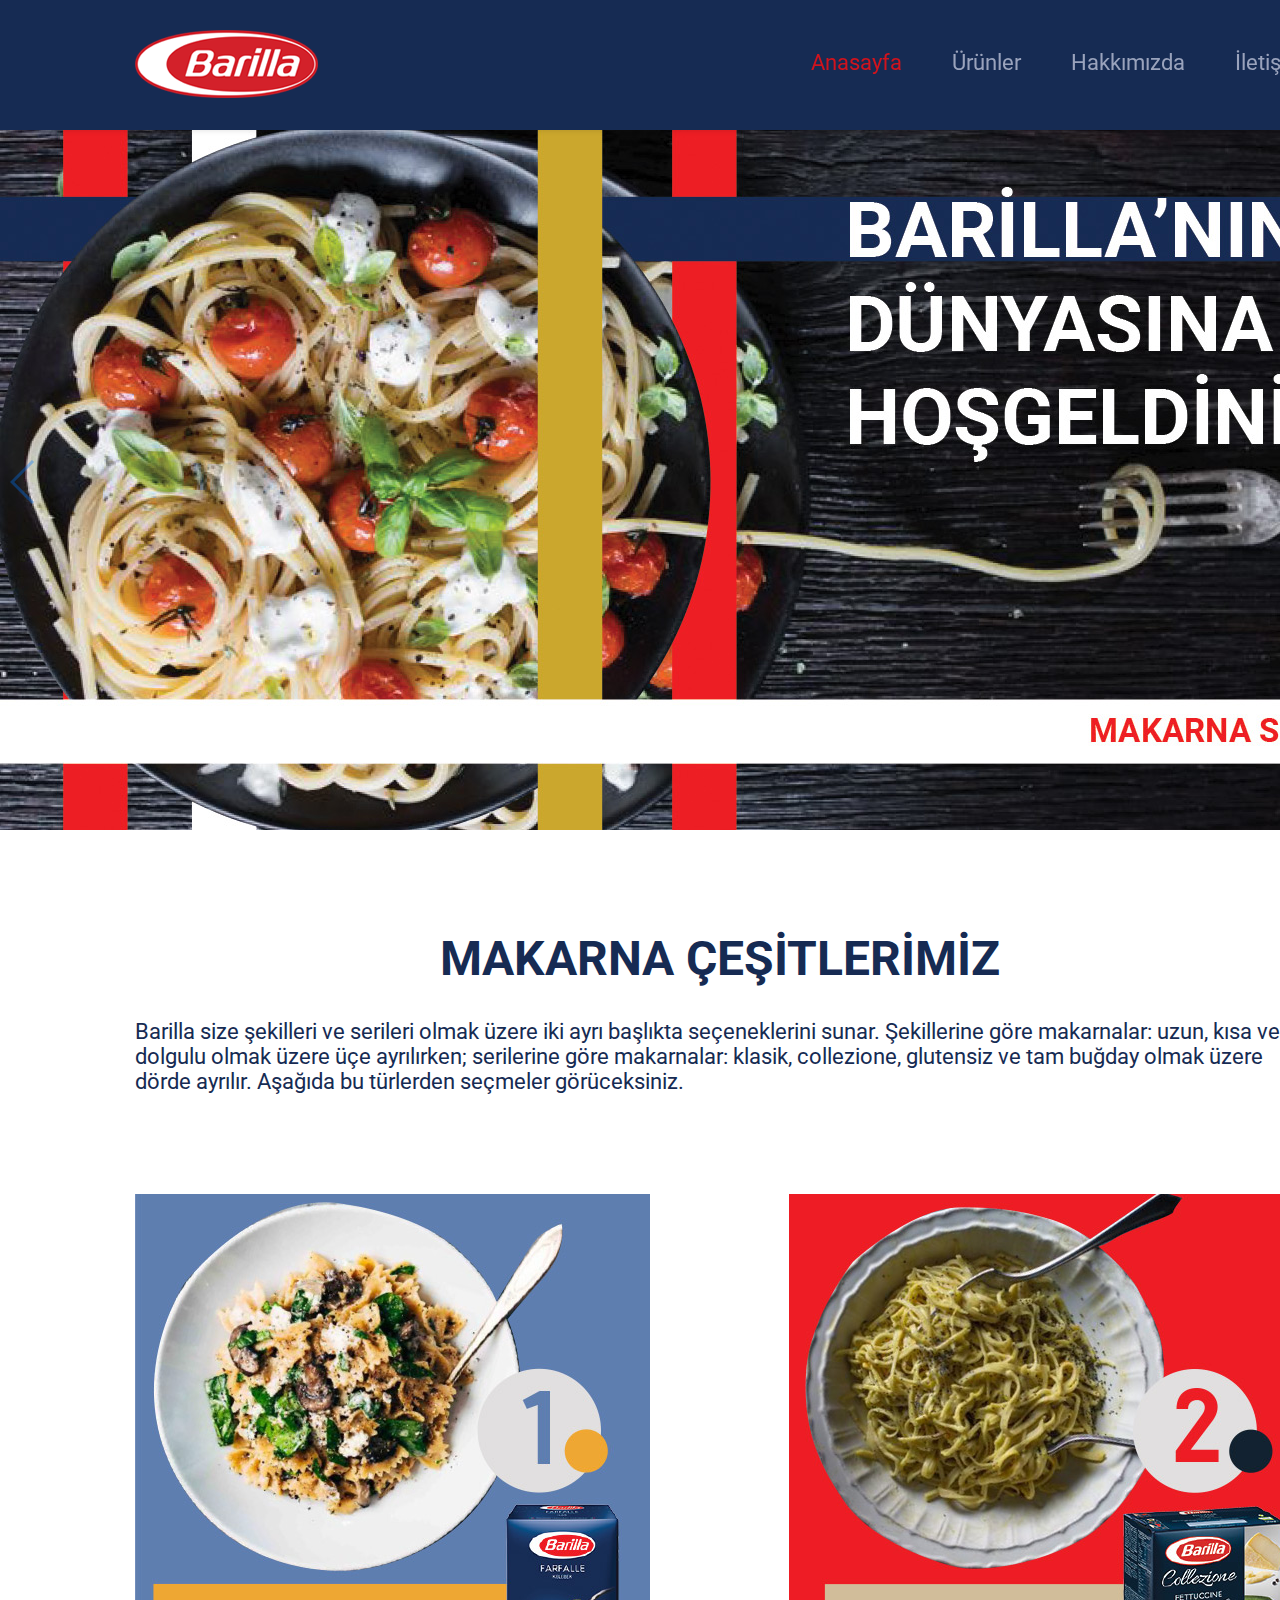
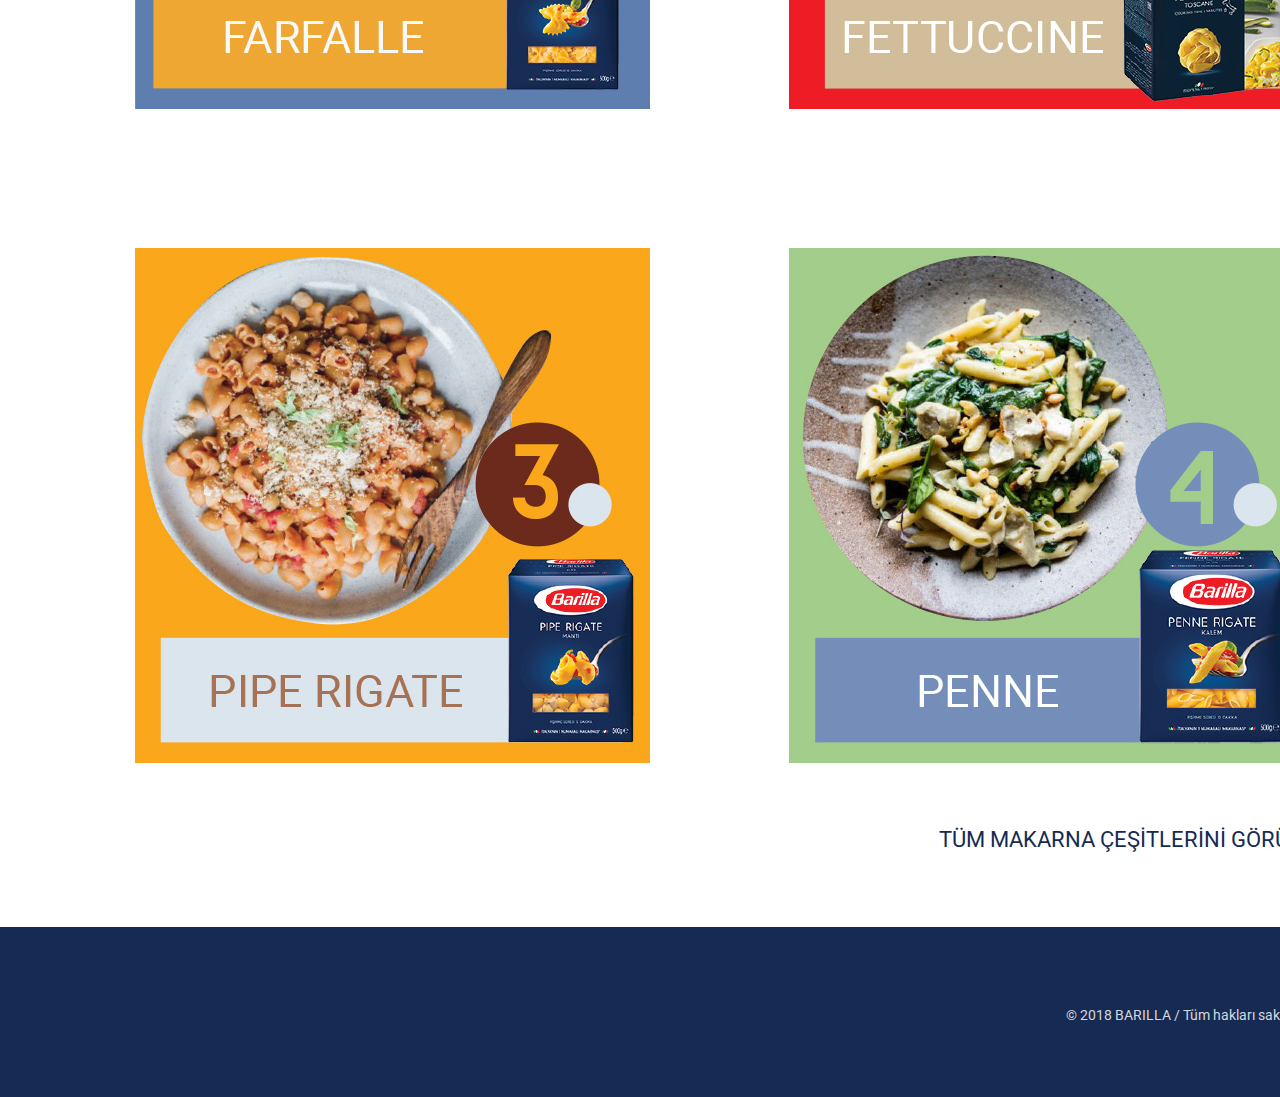
<file: index.html>
<!doctype html>
<html lang="TR"><!--Sayfanın varsayılan dilini belirttik-->
<head>
<meta charset="UTF-8">
<link rel="stylesheet" href="stil.css">
<link href="https://fonts.googleapis.com/css?family=Roboto:400,700" rel="stylesheet">
<!--Slider-->
<link rel="stylesheet" href="slider/dist/css/swiper.min.css">

</head>
<body>
<div class="kapsayici">
	<div class="header">
		<div class="section">
			<div class="logo"><img src="img/logo.png" alt="Didi"></div>
			<ul class="menu">
				<li><a href="index.html" class="aktif">Anasayfa</a></li>
				<li><a href="#">Ürünler</a></li>
				<li><a href="hakkimizda.html">Hakkımızda</a></li>
				<li><a href="#">İletişim</a></li>
			</ul>
		</div>
	</div>
	<div class="clear;"></div>
	<div class="sliderbox">
		<div class="slider">
			<div class="swiper-container">
				<div class="swiper-wrapper">
				<div class="swiper-slide"><img src="img/slider-1.jpg" alt="slide1"></div> 
				<div class="swiper-slide"><img src="img/slider-2.png" alt="slide2"></div>
				<div class="swiper-slide"><img src="img/slider-3.png" alt="slide3"></div> 
			</div>
					
	    	<!-- Add Arrows -->
	    	<div class="swiper-button-next"></div> <!--slider css çektiğin yer hazır bir alan hazır alandan kodu çekiyorsun -->
	    	<div class="swiper-button-prev"></div>
    	</div>
	</div>
	<div class="clear;"></div>
	<div class="section bilgi">
		<h1>MAKARNA ÇEŞİTLERİMİZ</h1>
		<P>Barilla size şekilleri ve serileri olmak üzere iki ayrı başlıkta seçeneklerini sunar. Şekillerine göre makarnalar: uzun, kısa
ve dolgulu olmak üzere üçe ayrılırken; serilerine göre makarnalar: klasik, collezione, glutensiz ve tam buğday olmak
üzere dörde ayrılır. Aşağıda bu türlerden seçmeler görüceksiniz. </p>
	</div>
	<div class="section urunler">
		<img src="img/urun1.jpg" alt="Ürün">
		<img src="img/urun2.jpg" alt="Ürün">
		<img src="img/urun3.jpg" alt="Ürün">
		<img src="img/urun4.jpg" alt="Ürün">
		<a href="#">TÜM MAKARNA ÇEŞİTLERİNİ GÖRÜN</a>
	</div>
	<div class="footer">
		<div class="section">

			<b>© 2018 BARILLA  / Tüm hakları saklıdır.</b>
		</div>
	</div>
</div>

<!-- Swiper JS -->
  <script src="slider/dist/js/swiper.min.js"></script>

  <!-- Initialize Swiper -->
  <script>
    var swiper = new Swiper('.swiper-container', {
      navigation: {
        nextEl: '.swiper-button-next',
        prevEl: '.swiper-button-prev',
      },
    });
  </script>
<!--  slider dosyaları bitiş-->
</body>
</html>
</file>
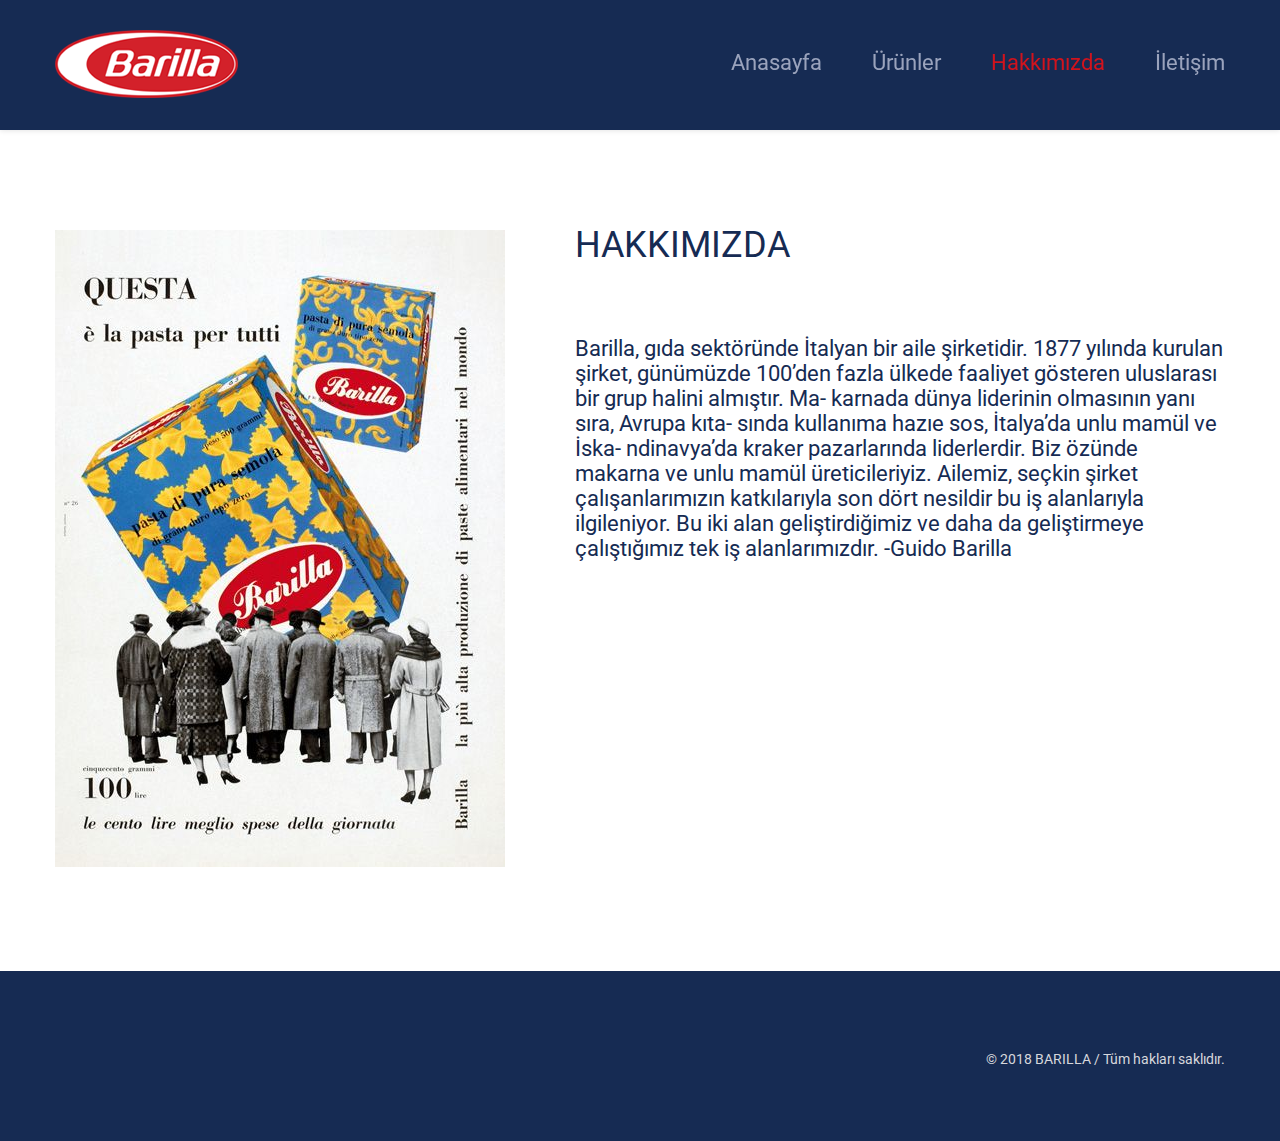
<file: hakkimizda.html>
<!doctype html>
<html lang="TR"><!--Sayfanın varsayılan dilini belirttik-->
<head>
<meta charset="UTF-8">
<link rel="stylesheet" href="stil.css">
<link href="https://fonts.googleapis.com/css?family=Roboto:400,700" rel="stylesheet">
<!--Slider-->
<link rel="stylesheet" href="slider/dist/css/swiper.min.css">

</head>
<body>
<div class="kapsayici">
	<div class="header">
		<div class="section">
			<div class="logo"><img src="img/logo.png" alt="Didi"></div>
			<ul class="menu">
				<li><a href="index.html">Anasayfa</a></li>
				<li><a href="#">Ürünler</a></li>
				<li><a href="hakkimizda.html" class="aktif">Hakkımızda</a></li>
				<li><a href="#">İletişim</a></li>
			</ul>
		</div>
	</div>
	<div class="clear;"></div>
	<div class="section hakkimizda">
		<img src="img/hakkimizda.jpg" alt="Hakkımızda">
		<div>
			<h1>HAKKIMIZDA</h1>
			<P>Barilla, gıda sektöründe İtalyan bir aile şirketidir. 1877 
	yılında kurulan şirket, günümüzde 100’den fazla ülkede
	faaliyet gösteren uluslarası bir grup halini almıştır. Ma-
	karnada dünya liderinin olmasının yanı sıra, Avrupa kıta-
	sında kullanıma hazıe sos, İtalya’da unlu mamül ve İska-
	ndinavya’da kraker pazarlarında liderlerdir. Biz özünde 
	makarna ve unlu mamül üreticileriyiz. Ailemiz, seçkin 
	şirket çalışanlarımızın katkılarıyla son dört nesildir bu
	iş alanlarıyla ilgileniyor. Bu iki alan geliştirdiğimiz ve
	daha da geliştirmeye çalıştığımız tek iş alanlarımızdır.
	-Guido Barilla</p>
		</div>
	</div>
	<div class="footer">
		<div class="section">
			<b>© 2018 BARILLA  / Tüm hakları saklıdır.</b>
		</div>
	</div>
</div>

<!-- Swiper JS -->
  <script src="slider/dist/js/swiper.min.js"></script>

  <!-- Initialize Swiper -->
  <script>
    var swiper = new Swiper('.swiper-container', {
      navigation: {
        nextEl: '.swiper-button-next',
        prevEl: '.swiper-button-prev',
      },
    });
  </script>
<!--  slider dosyaları bitiş-->
</body>
</html>
</file>
<file: stil.css>
body {margin:0;}
.kapsayici {
	width:100%;
	display:table;
	margin:0 auto;
}
.header {
	width:100%;
	height:130px;
	margin:0 auto;
	background:#162b53;
	position: sticky;
	position: -webkit-sticky;
	z-index: 99;
	top: 0;

	-webkit-box-shadow: 0px 1px 5px 0px rgba(0,0,0,0.10);
	-moz-box-shadow: 0px 1px 5px 0px rgba(0,0,0,0.10);
	box-shadow: 0px 1px 5px 0px rgba(0,0,0,0.10);
}
.header .logo {
	margin-top:30px;
	float:left;
}
.header .menu {
	margin:0;
	padding:0;
	list-style:none;
	float:right;
	padding:50px 0 0 0;
}
.header .menu li {
	float:left;
	margin-left:50px;
}
.header .menu li a {
	text-decoration:none;
	font:400 22px 'Roboto';
	color:#9aa3bc;
}
.header .menu li a:hover {color:#d1131d;}
.header .menu li a.aktif {color:#d1131d;}
.sliderbox {
	height:500px;
	width:100%;
}
.slider {
	background:#CCC;
	width:1440px;
	height:700px;
	margin:0 auto;
}
.section {width:1170px;margin:0 auto;}
.bilgi {margin:100px auto 100px auto; }
.section h1 {
	width:100%;
	color:#162b53;
	font:700 48px 'Roboto';
	text-align:center;
}
.section p {
	width:100%;
	color:#162b53;
	font:400 22px 'Roboto';
}
.urunler img {margin:0 135px 135px 0;}
.urunler img:nth-child(even) {margin-right:0;}
.urunler a {
	width:1170px;
	color:#162b53;
	font:400 22px 'Roboto';
	text-align:right;
	text-decoration:none;
	display:table;
	margin:-75px 0 75px 0;
}
.urunler a:hover {color:#d1131d;}
.footer {
	width:100%;
	height:170px;
	background-color:#162b53;
}
.footer .section b  {
	float:right;
	margin-top:80px;
	font:400 14px 'Roboto';
	color:#d6d7dc;
}
.hakkimizda img {
	margin:100px 0;
}
.hakkimizda div {
	float:right;
	width:650px;
	margin:70px 0;
}
.hakkimizda div h1 {
	color:#162b53;
	font:400 36px 'Roboto';
	text-align: left;
	margin-bottom:70px;
}
.hakkimizda div p {
	color:#162b53;
	font:400 22px 'Roboto';
}
</file>
